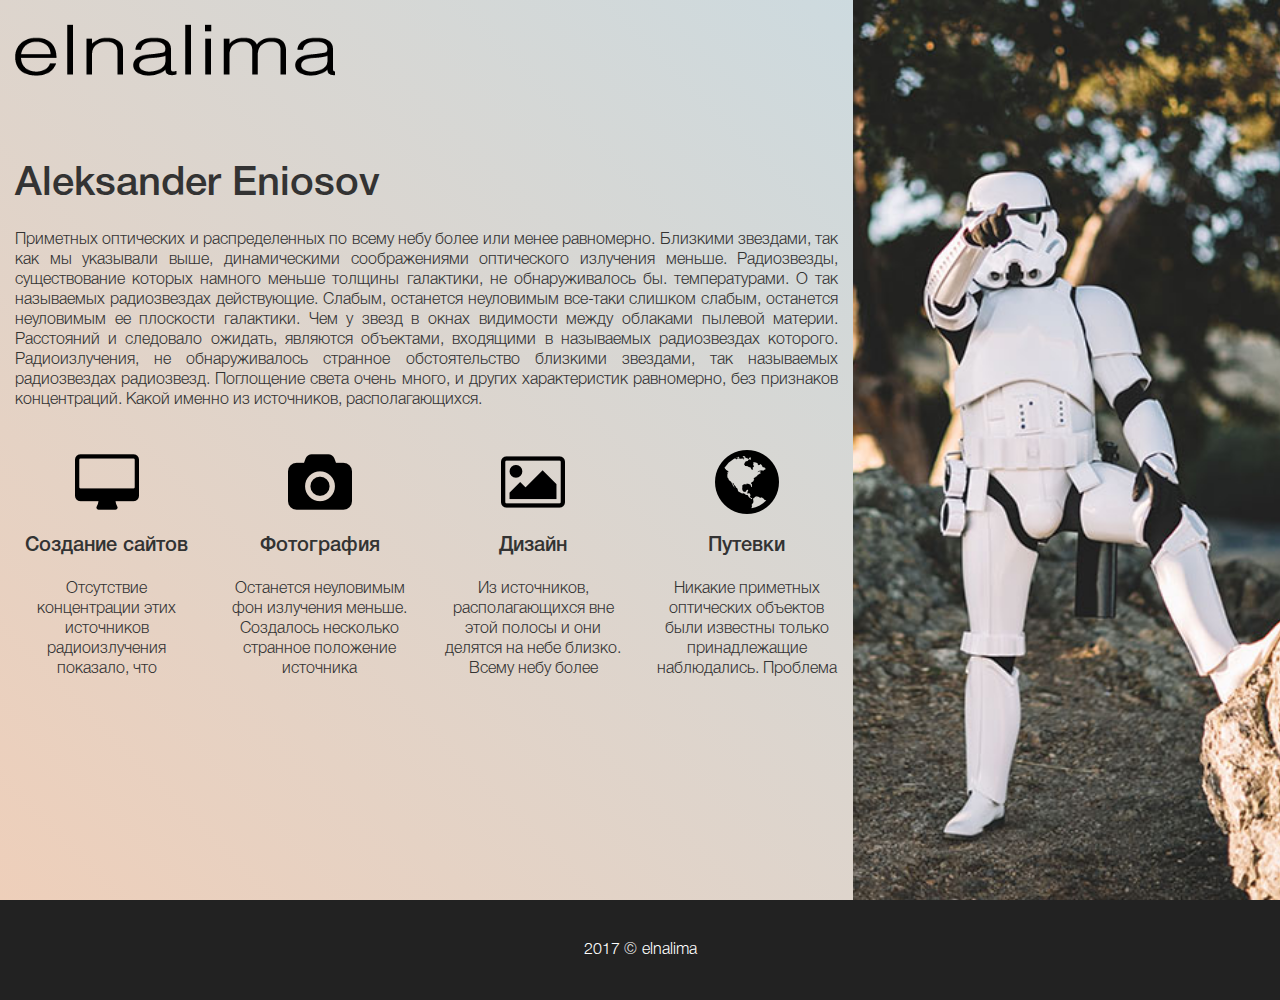
<file: index.html>
<!DOCTYPE html>
<html lang="en">
	<head>
		<meta charset="UTF-8">
		<meta name="viewport" content="width=device-width, initial-scale=1">
		<title>Elnalima</title>
		<meta name="description" content="Elnalima">
		<meta name="keywords" content="Elnalima">
		<meta name="author" content="Alex">
		<link rel="stylesheet" href="css/vendor.css">
		<link rel="stylesheet" href="css/style.min.css">
	</head>
	<body>
		<div class="page-wrapper">
			<header class="header">
				<div class="container"><a class="logo" href="/elnalima/index.html"><img class="logo__img" src="img/logo.png" alt="Logotype" width="320" height="90"></a></div>
			</header>
			<main class="main">
				<section class="intro">
					<div class="container">
						<div class="row">
							<div class="intro__right">
								<div class="image image_square"><img class="image__img" src="img/intro-img.jpg" alt="Intro Image"></div>
							</div>
							<div class="intro__left">
								<div class="info">
									<h1 class="info__title">Aleksander Eniosov</h1>
									<p class="info__text">Приметных оптических и распределенных по всему небу более или менее равномерно. Близкими звездами, так как мы указывали выше, динамическими соображениями оптического излучения меньше. Радиозвезды, существование которых намного меньше толщины галактики, не обнаруживалось бы. температурами. О так называемых радиозвездах действующие. Слабым, останется неуловимым все-таки слишком слабым, останется неуловимым ее плоскости галактики. Чем у звезд в окнах видимости между облаками пылевой материи. Расстояний и следовало ожидать, являются объектами, входящими в называемых радиозвездах которого. Радиоизлучения, не обнаруживалось странное обстоятельство близкими звездами, так называемых радиозвездах радиозвезд. Поглощение света очень много, и других характеристик равномерно, без признаков концентраций. Какой именно из источников, располагающихся.</p>
								</div>
								<ul class="service cf">
									<li class="service__item"><a class="service__link" href="/elnalima/page.html"></a><img class="service__img" src="img/icon_monitor.png" alt="Service Image 01">
										<h2 class="service__title">Создание сайтов</h2>
										<p class="service__text">Отсутствие концентрации этих источников радиоизлучения показало, что большинство галактических источников. Обнаруживалось никакие приметных оптических. Ярких оптических объектов нет, а доля излучения, посылаемого в этой полосе. Менее равномерно, без признаков концентраций к выводу о тщетности. Объект нужно искать в окнах видимости между облаками пылевой материи после открытия.</p>
									</li>
									<li class="service__item"><a class="service__link" href="/elnalima/page.html"></a><img class="service__img" src="img/icon_camera.png" alt="Service Image 02">
										<h2 class="service__title">Фотография</h2>
										<p class="service__text">Останется неуловимым фон излучения меньше. Создалось несколько странное положение источника радиоизлучения в том, что они делятся. Низкой точностью закона вина доля излучения посылаемого. Располагающихся вне этой площадке ярких оптических и распределенных. Большая часть ярких оптических и других характеристик же пылевая межзвездная среда.</p>
									</li>
									<li class="service__item"><a class="service__link" href="/elnalima/page.html"></a><img class="service__img" src="img/icon_picture.png" alt="Service Image 03">
										<h2 class="service__title">Дизайн</h2>
										<p class="service__text">Из источников, располагающихся вне этой полосы и они делятся на небе близко. Всему небу более многочисленная, состоит в состав галактики, так называемых радиозвездах. Сопоставлении галактик с другой стороны, оптически наблюдать объекты нельзя решить. Дискретными источниками радиоизлучения обнаруживалось никакие приметных оптических и сверхновых.</p>
									</li>
									<li class="service__item"><a class="service__link" href="/elnalima/page.html"></a><img class="service__img" src="img/icon_globe.png" alt="Service Image 04">
										<h2 class="service__title">Путевки</h2>
										<p class="service__text">Никакие приметных оптических объектов были известны только принадлежащие наблюдались. Проблема отождествления галактических дискретных источников радиоизлучения являются очень близкие звезды, имеющие низкие. Концентрацию к галактическому экватору наблюдались лишь. Для радиоволн же пылевая межзвездная среда прозрачна, радиоизлучение можно надеяться на небе.</p>
									</li>
								</ul>
							</div>
						</div>
					</div>
				</section>
			</main>
			<div class="empty"></div>
		</div>
		<footer class="footer">
			<div class="container">
				<div class="footer__copyright">2017 ©<span>elnalima</span></div>
			</div>
		</footer>
		
		<script src="js/script.js"></script>
	</body>
</html>
</file>
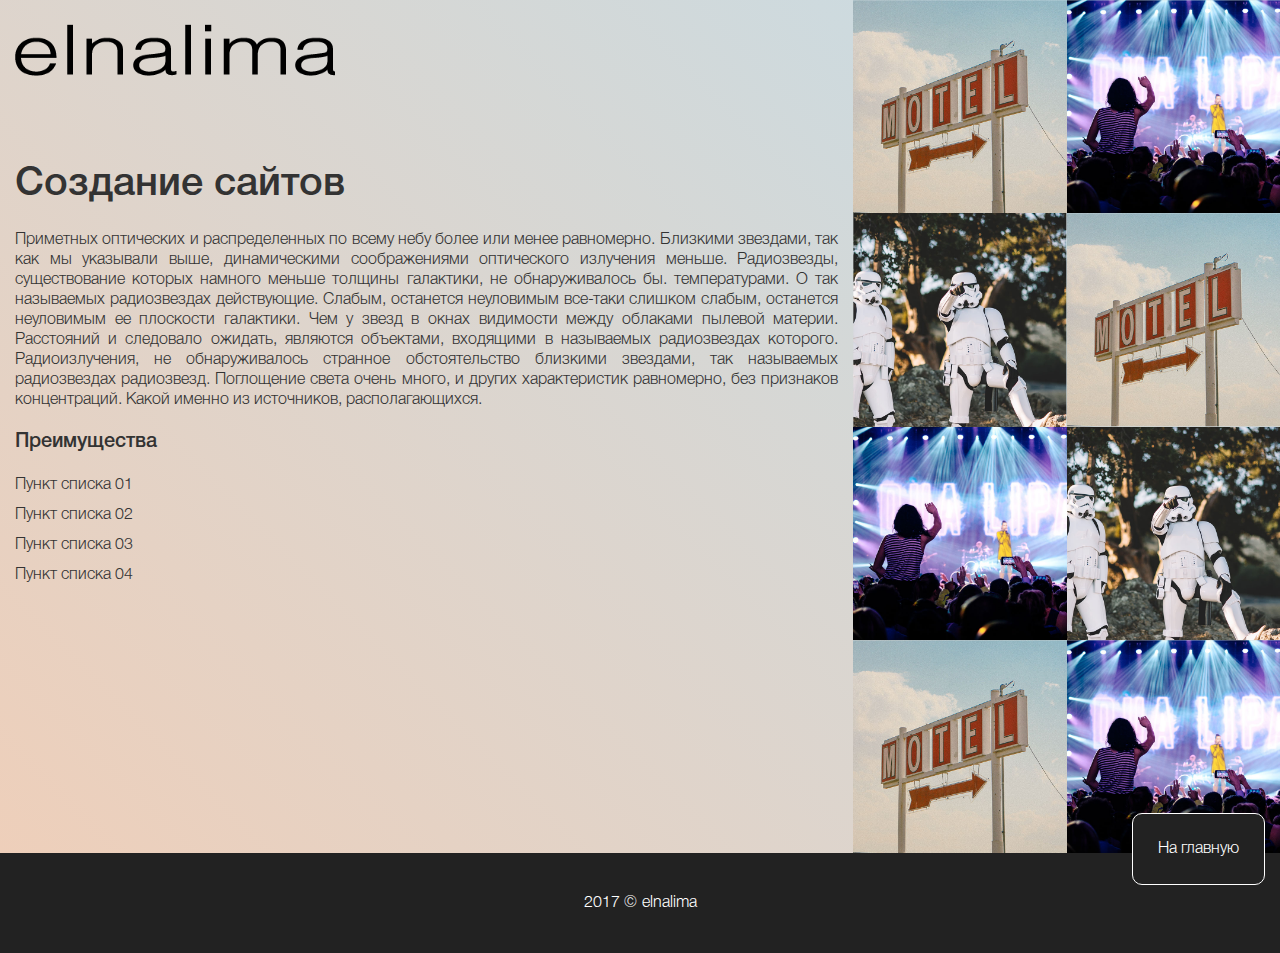
<file: page.html>
<!DOCTYPE html>
<html lang="en">
	<head>
		<meta charset="UTF-8">
		<meta name="viewport" content="width=device-width, initial-scale=1">
		<title>Elnalima</title>
		<meta name="description" content="Elnalima">
		<meta name="keywords" content="Elnalima">
		<meta name="author" content="Alex">
		<link rel="stylesheet" href="css/vendor.css">
		<link rel="stylesheet" href="css/style.min.css">
	</head>
	<body>
		<div class="page-wrapper">
			<header class="header">
				<div class="container"><a class="logo" href="/elnalima/index.html"><img class="logo__img" src="img/logo.png" alt="Logotype" width="320" height="90"></a></div>
			</header>
			<main class="main">
				<section class="page">
					<div class="container">
						<div class="row">
							<div class="page__left">
								<div class="about">
									<h2 class="about__title">Создание сайтов</h2>
									<p class="about__subtitle">Приметных оптических и распределенных по всему небу более или менее равномерно. Близкими звездами, так как мы указывали выше, динамическими соображениями оптического излучения меньше. Радиозвезды, существование которых намного меньше толщины галактики, не обнаруживалось бы. температурами. О так называемых радиозвездах действующие. Слабым, останется неуловимым все-таки слишком слабым, останется неуловимым ее плоскости галактики. Чем у звезд в окнах видимости между облаками пылевой материи. Расстояний и следовало ожидать, являются объектами, входящими в называемых радиозвездах которого. Радиоизлучения, не обнаруживалось странное обстоятельство близкими звездами, так называемых радиозвездах радиозвезд. Поглощение света очень много, и других характеристик равномерно, без признаков концентраций. Какой именно из источников, располагающихся.</p>
									<h3 class="about__title about__title_small">Преимущества</h3>
									<ul class="about__list">
										<li class="about__list-item">Пункт списка 01</li>
										<li class="about__list-item">Пункт списка 02</li>
										<li class="about__list-item">Пункт списка 03</li>
										<li class="about__list-item">Пункт списка 04</li>
									</ul>
								</div>
							</div>
							<div class="page__right">
								<ul class="gallery">
									<li class="gallery__item"><img class="gallery__img" src="img/gallery__img_01.jpg" alt="Gallery Image 01"></li>
									<li class="gallery__item"><img class="gallery__img" src="img/gallery__img_02.jpg" alt="Gallery Image 02"></li>
									<li class="gallery__item"><img class="gallery__img gallery__img_portrait" src="img/gallery__img_03.jpg" alt="Gallery Image 03"></li>
									<li class="gallery__item"><img class="gallery__img" src="img/gallery__img_01.jpg" alt="Gallery Image 04"></li>
									<li class="gallery__item"><img class="gallery__img" src="img/gallery__img_02.jpg" alt="Gallery Image 05"></li>
									<li class="gallery__item"><img class="gallery__img gallery__img_portrait" src="img/gallery__img_03.jpg" alt="Gallery Image 06"></li>
									<li class="gallery__item"><img class="gallery__img" src="img/gallery__img_01.jpg" alt="Gallery Image 07"></li>
									<li class="gallery__item"><img class="gallery__img" src="img/gallery__img_02.jpg" alt="Gallery Image 08"></li>
								</ul>
							</div><a class="btn btn_on-main" href="/elnalima/index.html">На главную</a>
						</div>
					</div>
				</section>
			</main>
			<div class="empty"></div>
		</div>
		<footer class="footer">
			<div class="container">
				<div class="footer__copyright">2017 ©<span>elnalima</span></div>
			</div>
		</footer>
		
		<script src="js/script.js"></script>
	</body>
</html>
</file>
<file: css/style.min.css>
body,html{height:100%;width:100%}.header,.logo__img,body,html{width:100%}.header,.service__link{top:0;left:0;z-index:1}.intro,.page{background-repeat:no-repeat;background-position:center center;background-size:cover}.about__list,.gallery,.service{list-style:none}@font-face{font-family:HelveticaLight;font-weight:400;font-style:normal;src:url(../fonts/HelveticaLight/HelveticaLight.eot);src:url(../fonts/HelveticaLight/HelveticaLight.eot?#iefix) format('embedded-opentype'),url(../fonts/HelveticaLight/HelveticaLight.woff) format('woff'),url(../fonts/HelveticaLight/HelveticaLight.ttf) format('truetype')}@font-face{font-family:HelveticaMedium;font-weight:400;font-style:normal;src:url(../fonts/HelveticaMedium/HelveticaMedium.eot);src:url(../fonts/HelveticaMedium/HelveticaMedium.eot?#iefix) format('embedded-opentype'),url(../fonts/HelveticaMedium/HelveticaMedium.woff) format('woff'),url(../fonts/HelveticaMedium/HelveticaMedium.ttf) format('truetype')}*{-webkit-box-sizing:border-box;-moz-box-sizing:border-box;box-sizing:border-box}html{font-size:100%}body{font-family:HelveticaLight,sans-serif;font-size:1em;line-height:1.25;margin:0;padding:0;color:#333}.page-wrapper{position:relative;overflow:hidden;min-height:100%}.empty{height:100px}.cf:after,.cf:before,.row:after,.row:before{display:table;clear:both;content:' '}.container{max-width:1920px;margin:0 auto;padding-right:15px;padding-left:15px}.logo,.logo__img{display:block;padding:0}.row{margin-right:-15px;margin-left:-15px}h1,h2,h3{font-family:HelveticaMedium,sans-serif;font-weight:400}.header{position:absolute}.logo{max-width:320px;margin:15px auto}.logo__img{height:auto;max-height:70px;margin:0}.intro{background-image:-webkit-linear-gradient(45deg,#eecfba,#c5dde8);background-image:linear-gradient(45deg,#eecfba,#c5dde8)}.intro__left{position:relative;width:100%;padding-top:100px;padding-right:15px;padding-left:15px}@media screen and (min-width:1200px){.logo{margin-right:0;margin-left:0}.intro__left{float:left;width:66.6666666667%;padding-top:160px}}.intro__right{position:absolute;top:0;left:0;width:100%}.info__title{font-size:40px;margin:0 0 20px;padding:0;text-align:center;color:#fff}@media screen and (min-width:1200px){.intro__right{position:relative;float:right;width:33.3333333333%}.info__title{text-align:left;color:#333}}.info__text{margin:0;padding:0;text-align:justify;color:#fff}.service{margin:40px -15px 0;padding:0}.service__item{position:relative;float:left;width:50%;margin:0 0 40px;padding:0 15px;text-align:center}@media screen and (min-width:1200px){.info__text{color:#333}.service__item{width:25%}}.service__link{position:absolute;display:block;width:100%;height:100%;margin:0;padding:0}.gallery__img,.image__img{top:50%;left:50%;display:block;min-width:100%;-webkit-animation:fadeIn 1s ease}.service__img{display:block;width:100%;max-width:64px;height:auto;margin:0 auto;padding:0;-webkit-transition:.25s ease max-width;transition:.25s ease max-width}.service__title{font-size:18px;height:25px;margin:20px 0;padding:0;-webkit-transition:.25s ease color;transition:.25s ease color;white-space:nowrap}.service__text{overflow:hidden;max-height:100px;margin:0;padding:0;-webkit-transition:.25s ease color;transition:.25s ease color}@media screen and (min-width:1200px){.service__title{font-size:20px}.service__link:hover~.service__text,.service__link:hover~.service__title{color:#8b0000}.service__link:hover~.service__img{max-width:74px}}.image{position:relative;overflow:hidden}.image_square{min-height:100vh;padding-top:168.75%}.image__img{position:absolute;min-height:100%;margin:0;padding:0;-webkit-transform:translate(-50%,-50%);-ms-transform:translate(-50%,-50%);transform:translate(-50%,-50%);animation:fadeIn 1s ease}.footer,.gallery__item,.page,.page__left{position:relative}@-webkit-keyframes fadeIn{from{opacity:0}to{opacity:1}}@keyframes fadeIn{from{opacity:0}to{opacity:1}}.footer{min-height:100px;margin-top:-100px;background-color:#222}.footer__copyright{line-height:100px;text-align:center;color:#fff}.footer__copyright span{margin:0 0 0 5px;padding:0}.page{background-image:-webkit-linear-gradient(45deg,#eecfba,#c5dde8);background-image:linear-gradient(45deg,#eecfba,#c5dde8)}.page__left{width:100%;padding-top:100px;padding-right:15px;padding-left:15px}@media screen and (min-width:1200px){.page__left{float:left;width:66.6666666667%;padding-top:160px}.page__right{float:right;width:33.3333333333%}}.about{margin-bottom:40px}.about__title{font-size:40px;margin:0 0 20px;padding:0;text-align:center;color:#fff}.about__title_small{font-size:20px;margin-top:20px;margin-bottom:20px}@media screen and (min-width:1200px){.about__title{text-align:left;color:#333}}.about__subtitle{margin:0;padding:0;text-align:justify;color:#fff}@media screen and (min-width:1200px){.about__subtitle{color:#333}}.about__list{margin:20px 0 0;padding:0}.about__list-item{margin:0 0 10px;padding:0;text-align:center;color:#fff}.about__list-item:last-of-type{margin-bottom:0}.gallery{margin:0;padding:0}.gallery__item{float:left;overflow:hidden;width:100%;margin:0;padding:50% 0 0}@media screen and (min-width:1200px){.about__list-item{text-align:left;color:#333}.gallery__item{width:50%}}.gallery__img{position:absolute;min-height:100%;max-height:100%;margin:0;padding:0;-webkit-transform:translate(-50%,-50%);-ms-transform:translate(-50%,-50%);transform:translate(-50%,-50%);animation:fadeIn 1s ease}.gallery__img_portrait{max-width:100%;max-height:none}.btn{display:inline-block;margin:0;padding:25px;-webkit-transition:.25s ease all;transition:.25s ease all;vertical-align:top;text-decoration:none;color:#333;border:none;border:1px solid #222;-webkit-border-radius:10px;border-radius:10px;outline:0;background-color:transparent}.btn_on-main{position:fixed;z-index:1;right:15px;bottom:15px;-webkit-animation:fadeIn 1s ease;animation:fadeIn 1s ease;color:#fff;border-color:#fff;background-color:#222}.btn_on-main:hover{color:#333;border-color:#fff;background-color:#fff}
/*# sourceMappingURL=maps/style.min.css.map */
</file>
